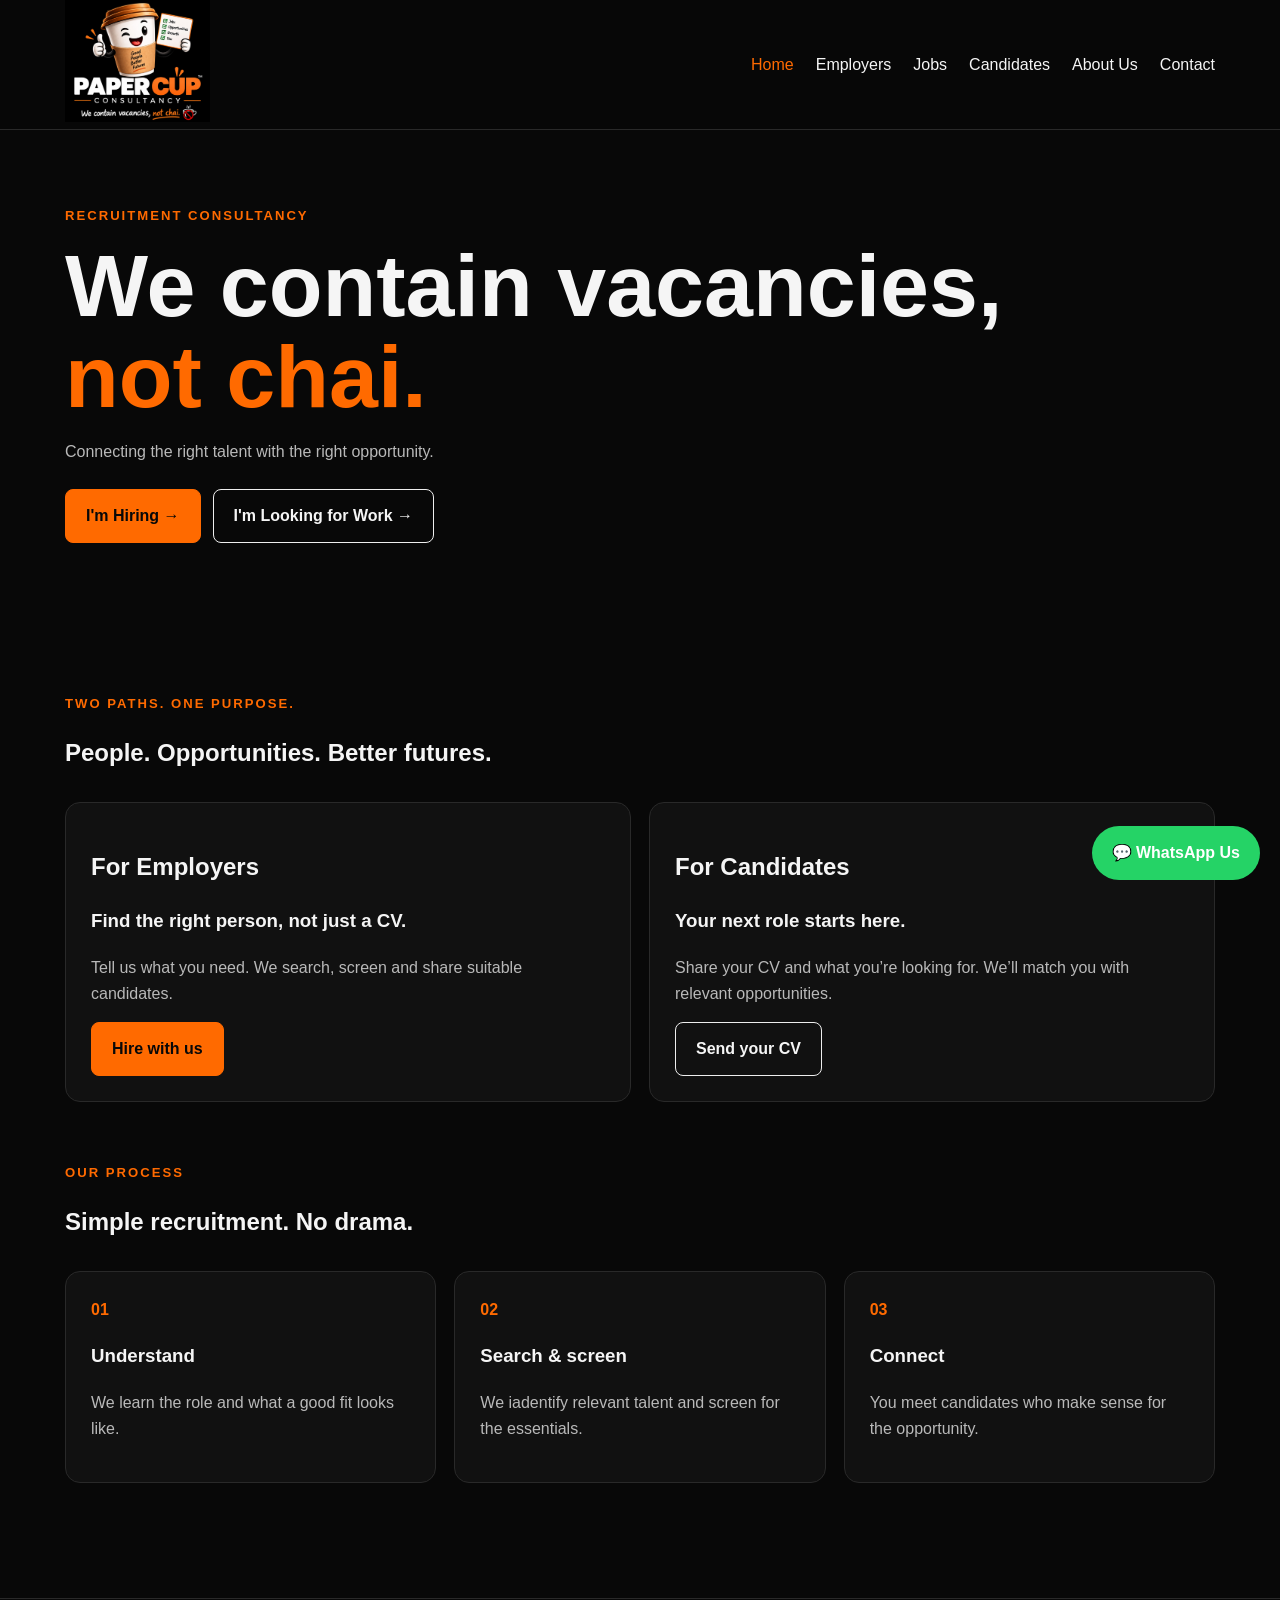
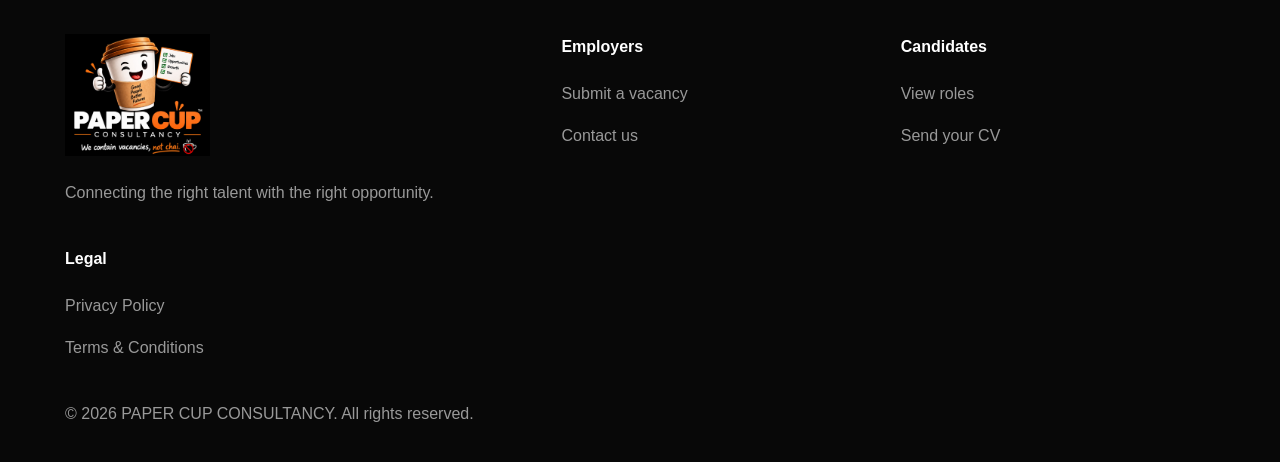
<file: index.html>
<!doctype html><html><head><meta charset="utf-8"><meta name="viewport" content="width=device-width,initial-scale=1"><title>Home | PAPER CUP CONSULTANCY</title><link rel="stylesheet" href="style.css"></head><body><header><div class="wrap nav"><a href="index.html"><img class="logo" src="logo.png" alt="PAPER CUP CONSULTANCY"></a><button class="menu" onclick="menu()">☰</button><nav class="links"><a class="on" href="index.html">Home</a><a class="" href="employers.html">Employers</a><a class="" href="jobs.html">Jobs</a><a class="" href="candidates.html">Candidates</a><a class="" href="about.html">About Us</a><a class="" href="contact.html">Contact</a></nav></div></header><main><section class="hero"><div class="wrap"><div class="k">Recruitment Consultancy</div><h1>We contain vacancies,<br><span>not chai.</span></h1><p class="lead">Connecting the right talent with the right opportunity.</p><div class="buttons"><a class="btn primary" href="employers.html">I'm Hiring →</a><a class="btn" href="jobs.html">I'm Looking for Work →</a></div></div></section><section class="page"><div class="wrap"><div class="k">Two paths. One purpose.</div><h2>People. Opportunities. Better futures.</h2><div class="grid two"><div class="box"><h2>For Employers</h2><h3>Find the right person, not just a CV.</h3><p>Tell us what you need. We search, screen and share suitable candidates.</p><a class="btn primary" href="employers.html">Hire with us</a></div><div class="box"><h2>For Candidates</h2><h3>Your next role starts here.</h3><p>Share your CV and what you’re looking for. We’ll match you with relevant opportunities.</p><a class="btn" href="candidates.html">Send your CV</a></div></div><div class="k" style="margin-top:60px">Our process</div><h2>Simple recruitment. No drama.</h2><div class="grid"><div class="card"><div class="num">01</div><h3>Understand</h3><p>We learn the role and what a good fit looks like.</p></div><div class="card"><div class="num">02</div><h3>Search & screen</h3><p>We iadentify relevant talent and screen for the essentials.</p></div><div class="card"><div class="num">03</div><h3>Connect</h3><p>You meet candidates who make sense for the opportunity.</p></div></div></div></section></main><footer><div class="wrap foot"><div><img class="logo" src="logo.png" alt="PAPER CUP CONSULTANCY"><p>Connecting the right talent with the right opportunity.</p></div><div><h4>Employers</h4><p><a href="employers.html">Submit a vacancy</a></p><p><a href="contact.html">Contact us</a></p></div><div><h4>Candidates</h4><p><a href="jobs.html">View roles</a></p><p><a href="candidates.html">Send your CV</a></p></div><div><h4>Legal</h4><p><a href="privacy-policy.html">Privacy Policy</a></p><p><a href="terms-and-conditions.html">Terms & Conditions</a></p></div></div><div class="wrap" style="margin-top:25px">© 2026 PAPER CUP CONSULTANCY. All rights reserved.</div></footer><script src="script.js"></script><a href="https://wa.me/917028877510" target="_blank" style="position:fixed;bottom:20px;right:20px;background:#25D366;color:white;padding:14px 20px;border-radius:50px;text-decoration:none;font-weight:bold;z-index:9999;">
💬 WhatsApp Us
</a></body></html>
</file>
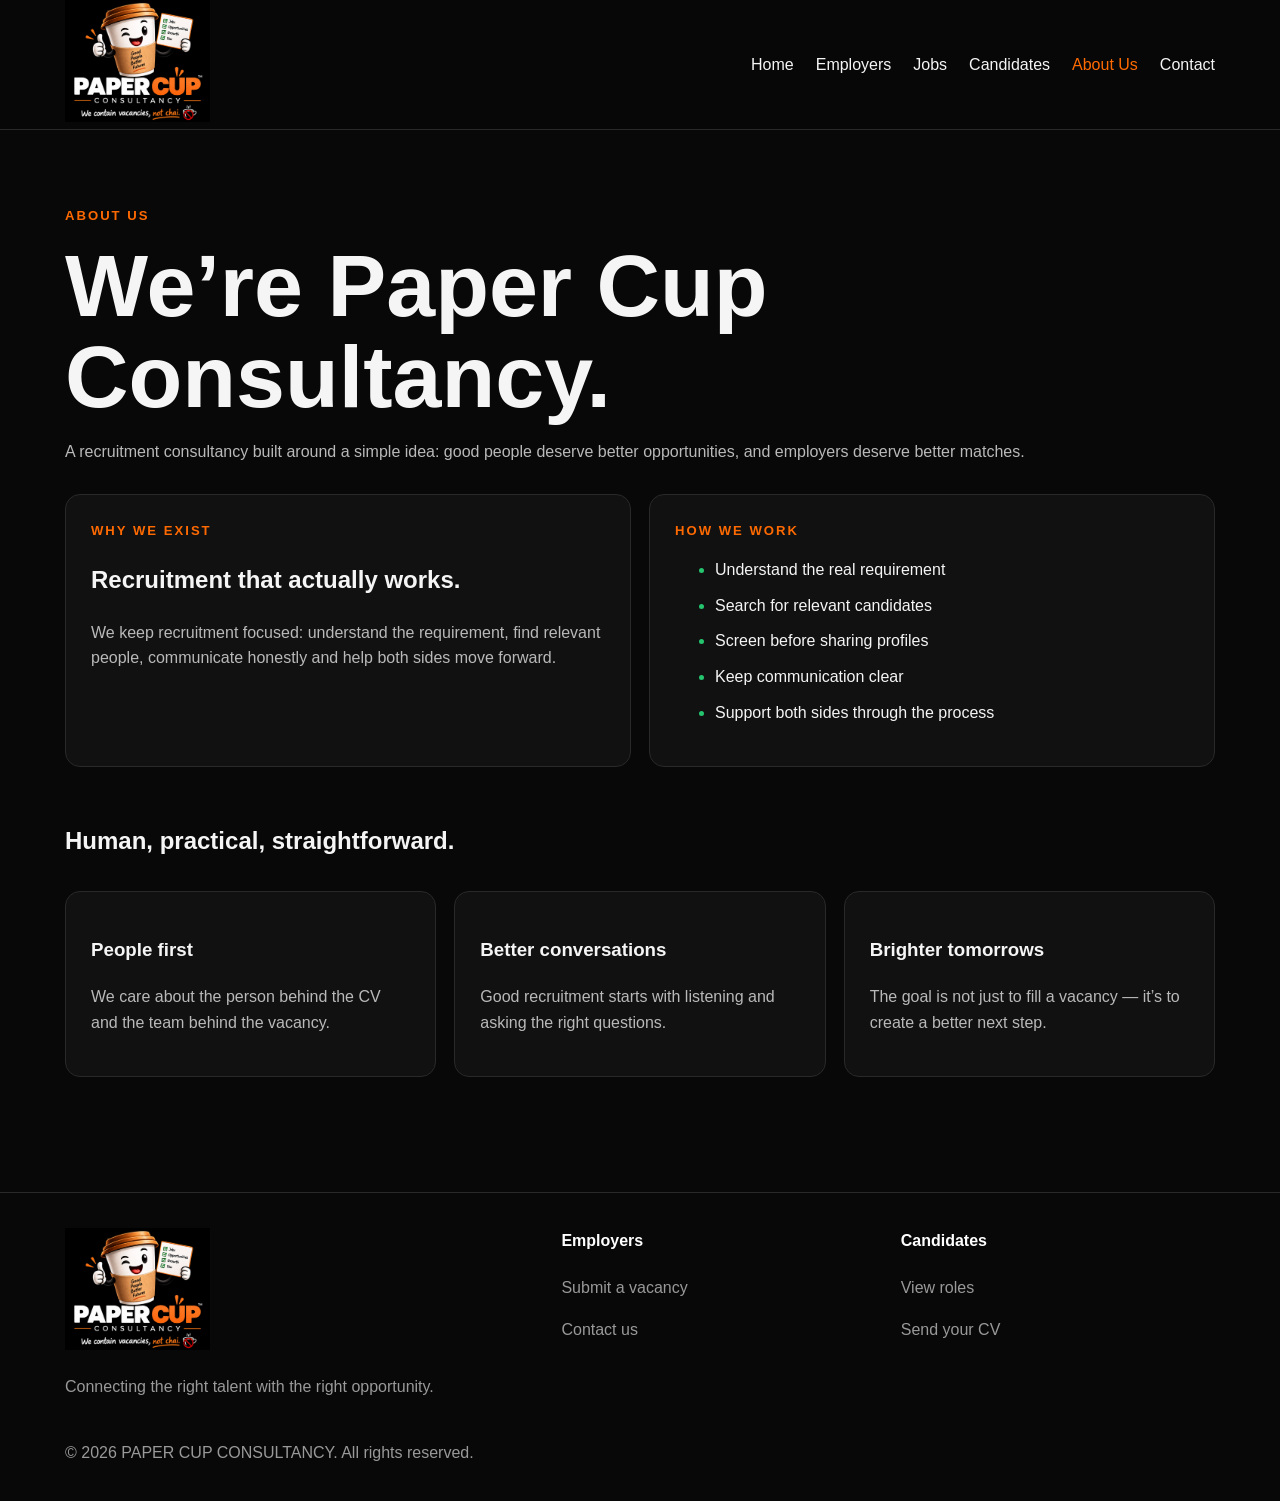
<file: about.html>
<!doctype html><html><head><meta charset="utf-8"><meta name="viewport" content="width=device-width,initial-scale=1"><title>About Us | PAPER CUP CONSULTANCY</title><link rel="stylesheet" href="style.css"></head><body><header><div class="wrap nav"><a href="index.html"><img class="logo" src="logo.png" alt="PAPER CUP CONSULTANCY"></a><button class="menu" onclick="menu()">☰</button><nav class="links"><a class="" href="index.html">Home</a><a class="" href="employers.html">Employers</a><a class="" href="jobs.html">Jobs</a><a class="" href="candidates.html">Candidates</a><a class="on" href="about.html">About Us</a><a class="" href="contact.html">Contact</a></nav></div></header><main><section class="page"><div class="wrap"><div class="k">About Us</div><h1>We’re Paper Cup<br>Consultancy.</h1><p>A recruitment consultancy built around a simple idea: good people deserve better opportunities, and employers deserve better matches.</p><div class="grid two"><div class="box"><div class="k">Why we exist</div><h2>Recruitment that actually works.</h2><p>We keep recruitment focused: understand the requirement, find relevant people, communicate honestly and help both sides move forward.</p></div><div class="box"><div class="k">How we work</div><ul><li>Understand the real requirement</li><li>Search for relevant candidates</li><li>Screen before sharing profiles</li><li>Keep communication clear</li><li>Support both sides through the process</li></ul></div></div><h2 style="margin-top:55px">Human, practical, straightforward.</h2><div class="grid"><div class="card"><h3>People first</h3><p>We care about the person behind the CV and the team behind the vacancy.</p></div><div class="card"><h3>Better conversations</h3><p>Good recruitment starts with listening and asking the right questions.</p></div><div class="card"><h3>Brighter tomorrows</h3><p>The goal is not just to fill a vacancy — it’s to create a better next step.</p></div></div></div></section></main><footer><div class="wrap foot"><div><img class="logo" src="logo.png" alt="PAPER CUP CONSULTANCY"><p>Connecting the right talent with the right opportunity.</p></div><div><h4>Employers</h4><p><a href="employers.html">Submit a vacancy</a></p><p><a href="contact.html">Contact us</a></p></div><div><h4>Candidates</h4><p><a href="jobs.html">View roles</a></p><p><a href="candidates.html">Send your CV</a></p></div></div><div class="wrap" style="margin-top:25px">© 2026 PAPER CUP CONSULTANCY. All rights reserved.</div></footer><script src="script.js"></script></body></html>
</file>
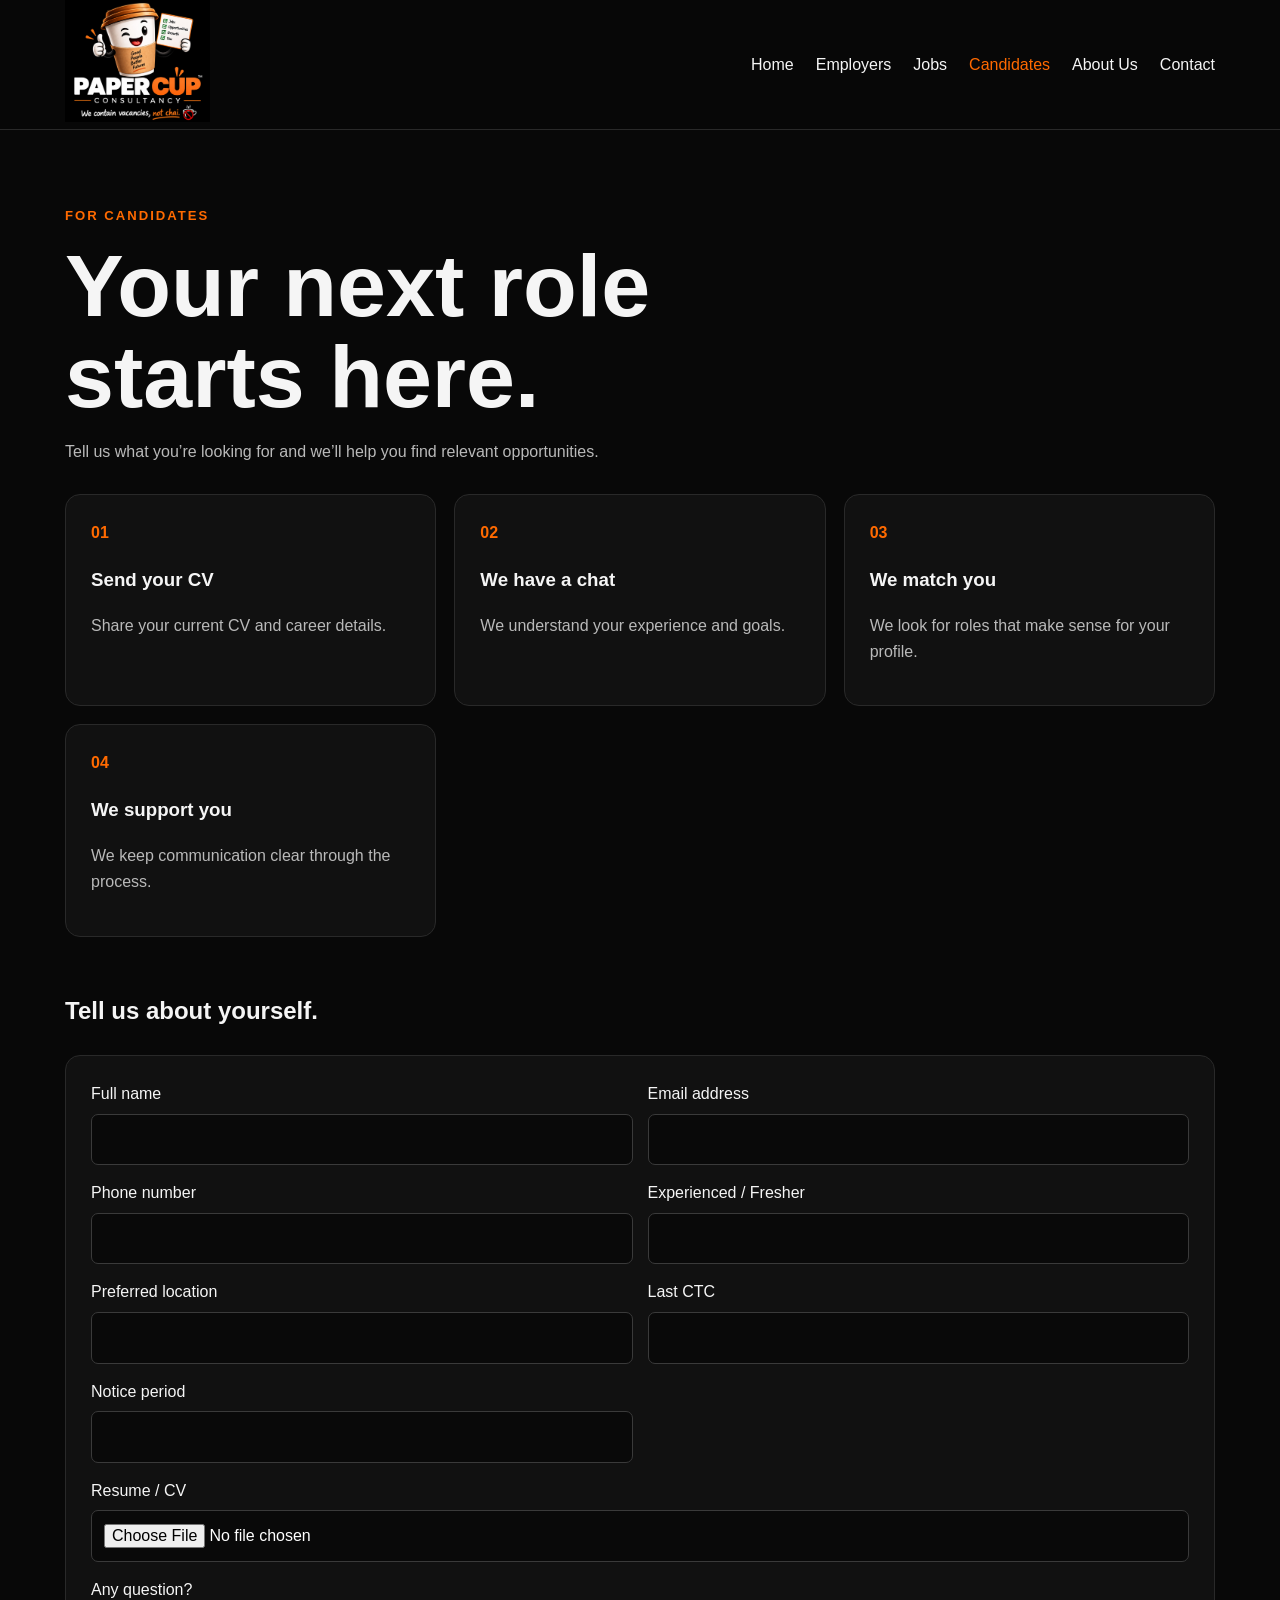
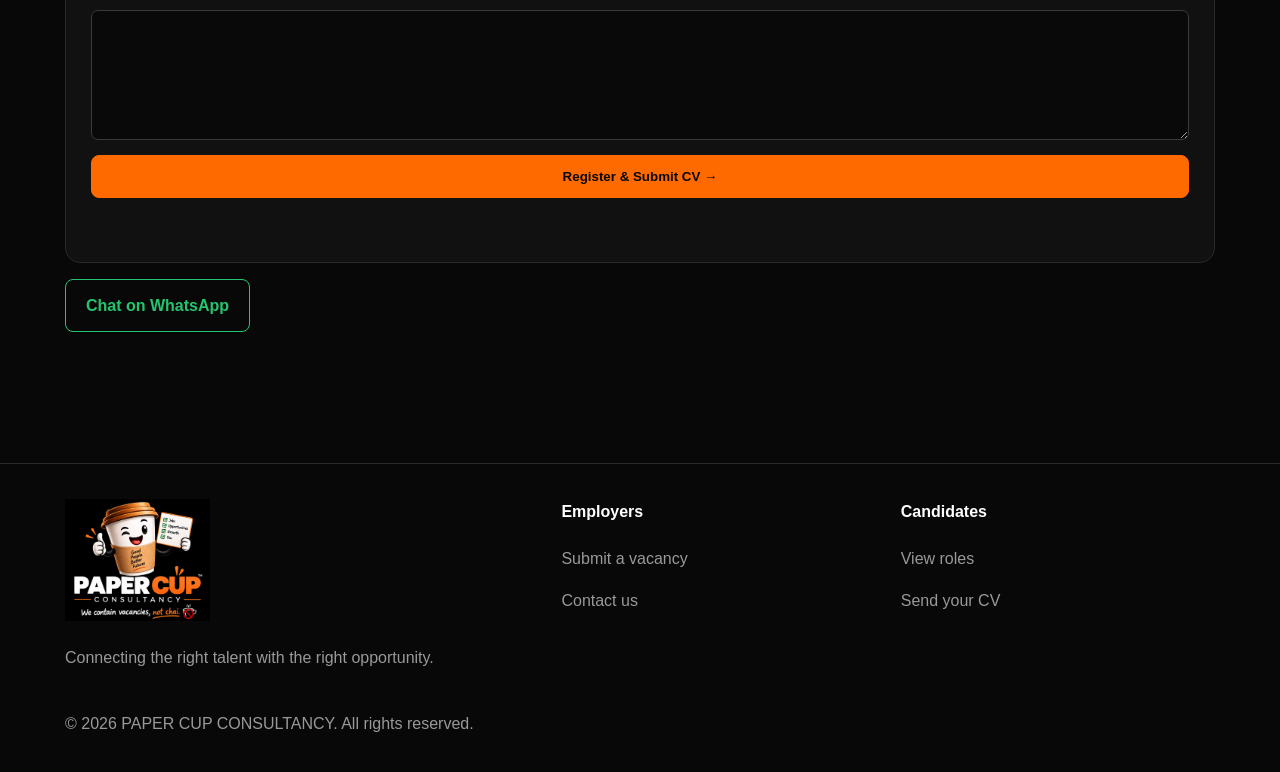
<file: candidates.html>
<!doctype html><html><head><meta charset="utf-8"><meta name="viewport" content="width=device-width,initial-scale=1"><title>Candidates | PAPER CUP CONSULTANCY</title><link rel="stylesheet" href="style.css"></head><body><header><div class="wrap nav"><a href="index.html"><img class="logo" src="logo.png" alt="PAPER CUP CONSULTANCY"></a><button class="menu" onclick="menu()">☰</button><nav class="links"><a class="" href="index.html">Home</a><a class="" href="employers.html">Employers</a><a class="" href="jobs.html">Jobs</a><a class="on" href="candidates.html">Candidates</a><a class="" href="about.html">About Us</a><a class="" href="contact.html">Contact</a></nav></div></header><main><section class="page"><div class="wrap"><div class="k">For Candidates</div><h1>Your next role<br>starts here.</h1><p>Tell us what you’re looking for and we’ll help you find relevant opportunities.</p><div class="grid"><div class="card"><div class="num">01</div><h3>Send your CV</h3><p>Share your current CV and career details.</p></div><div class="card"><div class="num">02</div><h3>We have a chat</h3><p>We understand your experience and goals.</p></div><div class="card"><div class="num">03</div><h3>We match you</h3><p>We look for roles that make sense for your profile.</p></div><div class="card"><div class="num">04</div><h3>We support you</h3><p>We keep communication clear through the process.</p></div></div><h2 style="margin-top:55px">Tell us about yourself.</h2><form class="box form" action="https://formspree.io/f/mjyvnrwd" method="POST" enctype="multipart/form-data" onsubmit="submitCandidateForm(event)"><div class="fields"><div class="field"><label>Full name</label><input name="full_name" required></div><div class="field"><label>Email address</label><input type="email" name="email" required></div><div class="field"><label>Phone number</label><input name="phone" required></div><div class="field"><label>Experienced / Fresher</label><input name="experience" required></div><div class="field"><label>Preferred location</label><input name="location"></div><div class="field"><label>Last CTC</label><input name="last_ctc"></div><div class="field"><label>Notice period</label><input name="notice_period"></div><div class="field full"><label>Resume / CV</label><input type="file" name="resume" accept=".pdf,.doc,.docx"></div><div class="field full"><label>Any question?</label><textarea name="message"></textarea></div><div class="field full"><button class="btn primary">Register & Submit CV →</button><p id="form-message"></p></div></div></form><p><a class="btn wa" href="#" onclick="wa(event)">Chat on WhatsApp</a></p></div></section></main><footer><div class="wrap foot"><div><img class="logo" src="logo.png" alt="PAPER CUP CONSULTANCY"><p>Connecting the right talent with the right opportunity.</p></div><div><h4>Employers</h4><p><a href="employers.html">Submit a vacancy</a></p><p><a href="contact.html">Contact us</a></p></div><div><h4>Candidates</h4><p><a href="jobs.html">View roles</a></p><p><a href="candidates.html">Send your CV</a></p></div></div><div class="wrap" style="margin-top:25px">© 2026 PAPER CUP CONSULTANCY. All rights reserved.</div></footer><script src="script.js"></script></body></html>
</file>
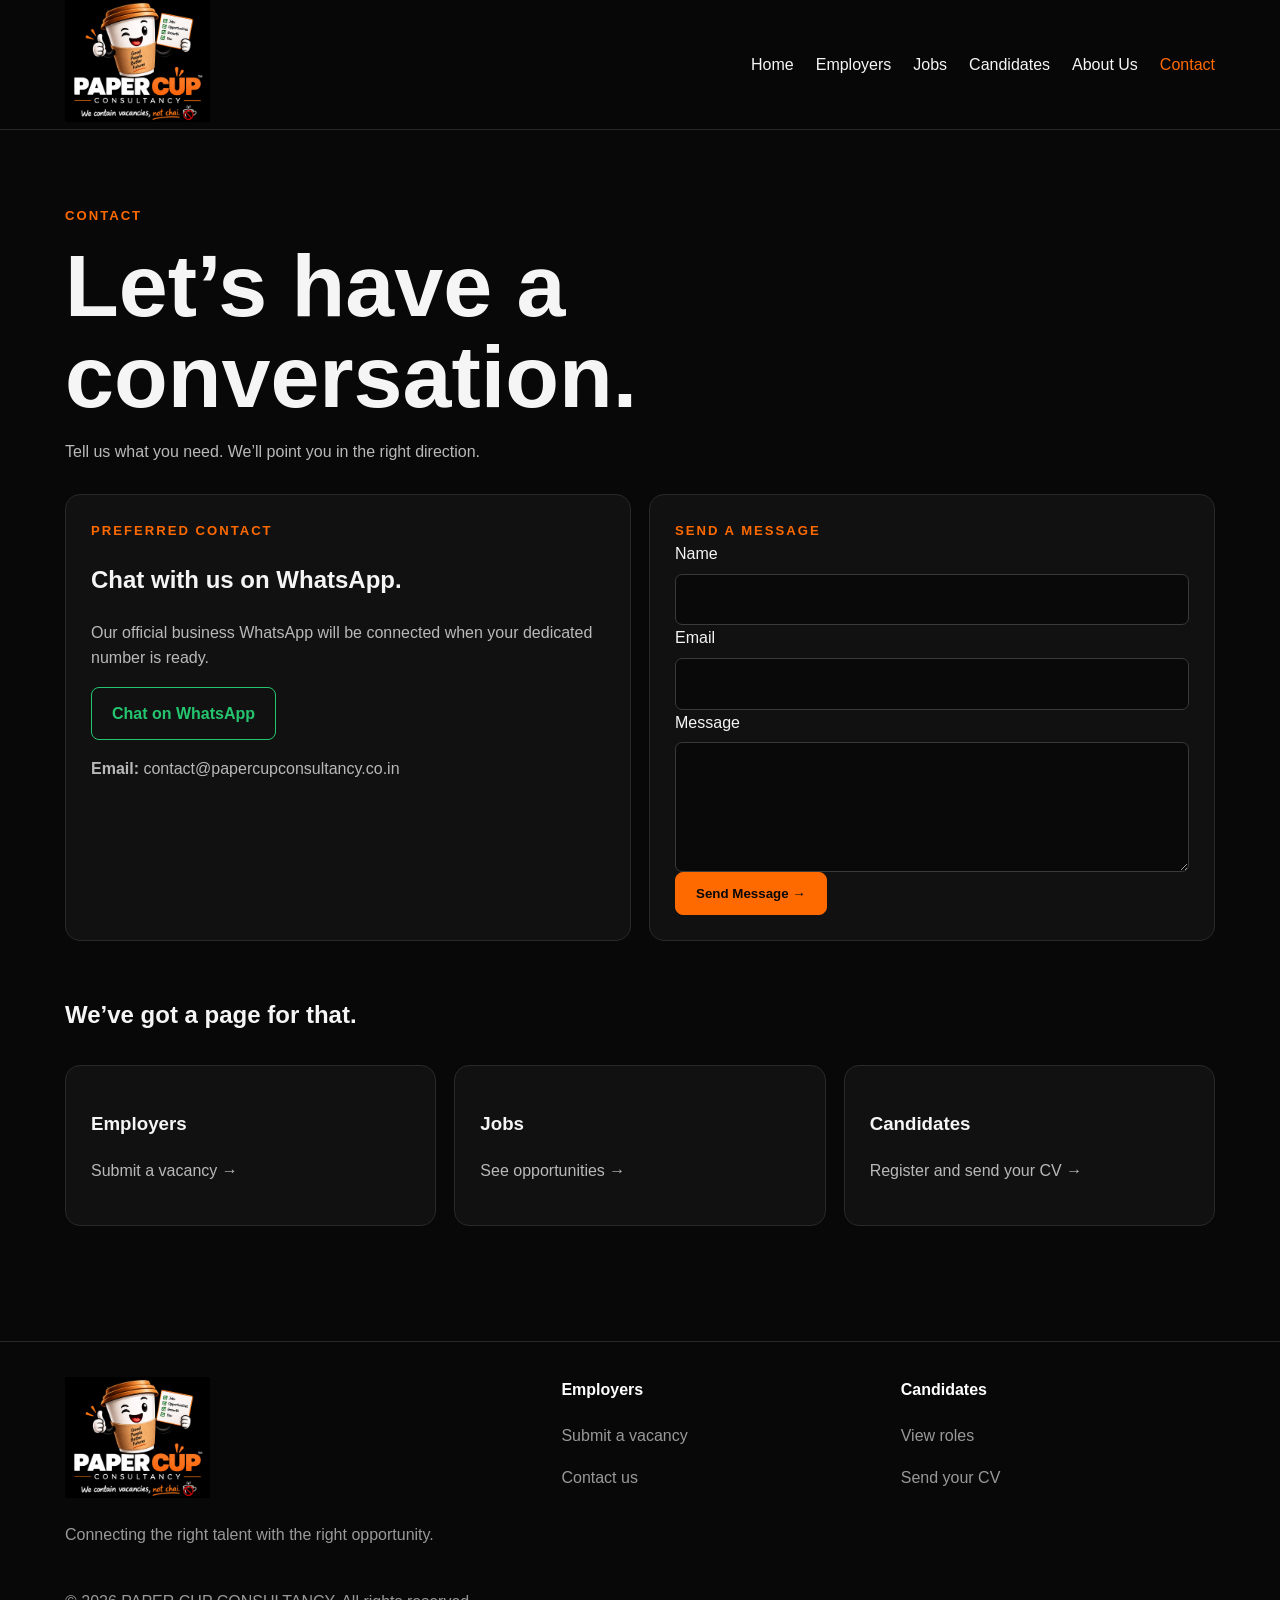
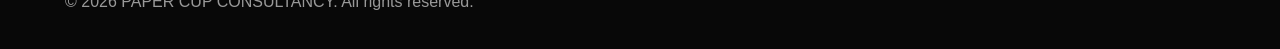
<file: contact.html>
<!doctype html><html><head><meta charset="utf-8"><meta name="viewport" content="width=device-width,initial-scale=1"><title>Contact | PAPER CUP CONSULTANCY</title><link rel="stylesheet" href="style.css"></head><body><header><div class="wrap nav"><a href="index.html"><img class="logo" src="logo.png" alt="PAPER CUP CONSULTANCY"></a><button class="menu" onclick="menu()">☰</button><nav class="links"><a class="" href="index.html">Home</a><a class="" href="employers.html">Employers</a><a class="" href="jobs.html">Jobs</a><a class="" href="candidates.html">Candidates</a><a class="" href="about.html">About Us</a><a class="on" href="contact.html">Contact</a></nav></div></header><main><section class="page"><div class="wrap"><div class="k">Contact</div><h1>Let’s have a<br>conversation.</h1><p>Tell us what you need. We’ll point you in the right direction.</p><div class="grid two"><div class="box"><div class="k">Preferred contact</div><h2>Chat with us on WhatsApp.</h2><p>Our official business WhatsApp will be connected when your dedicated number is ready.</p><a class="btn wa" href="#" onclick="wa(event)">Chat on WhatsApp</a><p><strong>Email:</strong> <a href="mailto:contact@papercupconsultancy.co.in">contact@papercupconsultancy.co.in</a></p></div><div class="box"><div class="k">Send a message</div><form onsubmit="demo(event)"><div class="field"><label>Name</label><input required></div><div class="field"><label>Email</label><input type="email" required></div><div class="field"><label>Message</label><textarea required></textarea></div><button class="btn primary">Send Message →</button></form></div></div><h2 style="margin-top:55px">We’ve got a page for that.</h2><div class="grid"><div class="card"><h3>Employers</h3><p><a href="employers.html">Submit a vacancy →</a></p></div><div class="card"><h3>Jobs</h3><p><a href="jobs.html">See opportunities →</a></p></div><div class="card"><h3>Candidates</h3><p><a href="candidates.html">Register and send your CV →</a></p></div></div></div></section></main><footer><div class="wrap foot"><div><img class="logo" src="logo.png" alt="PAPER CUP CONSULTANCY"><p>Connecting the right talent with the right opportunity.</p></div><div><h4>Employers</h4><p><a href="employers.html">Submit a vacancy</a></p><p><a href="contact.html">Contact us</a></p></div><div><h4>Candidates</h4><p><a href="jobs.html">View roles</a></p><p><a href="candidates.html">Send your CV</a></p></div></div><div class="wrap" style="margin-top:25px">© 2026 PAPER CUP CONSULTANCY. All rights reserved.</div></footer><script src="script.js"></script></body></html>
</file>
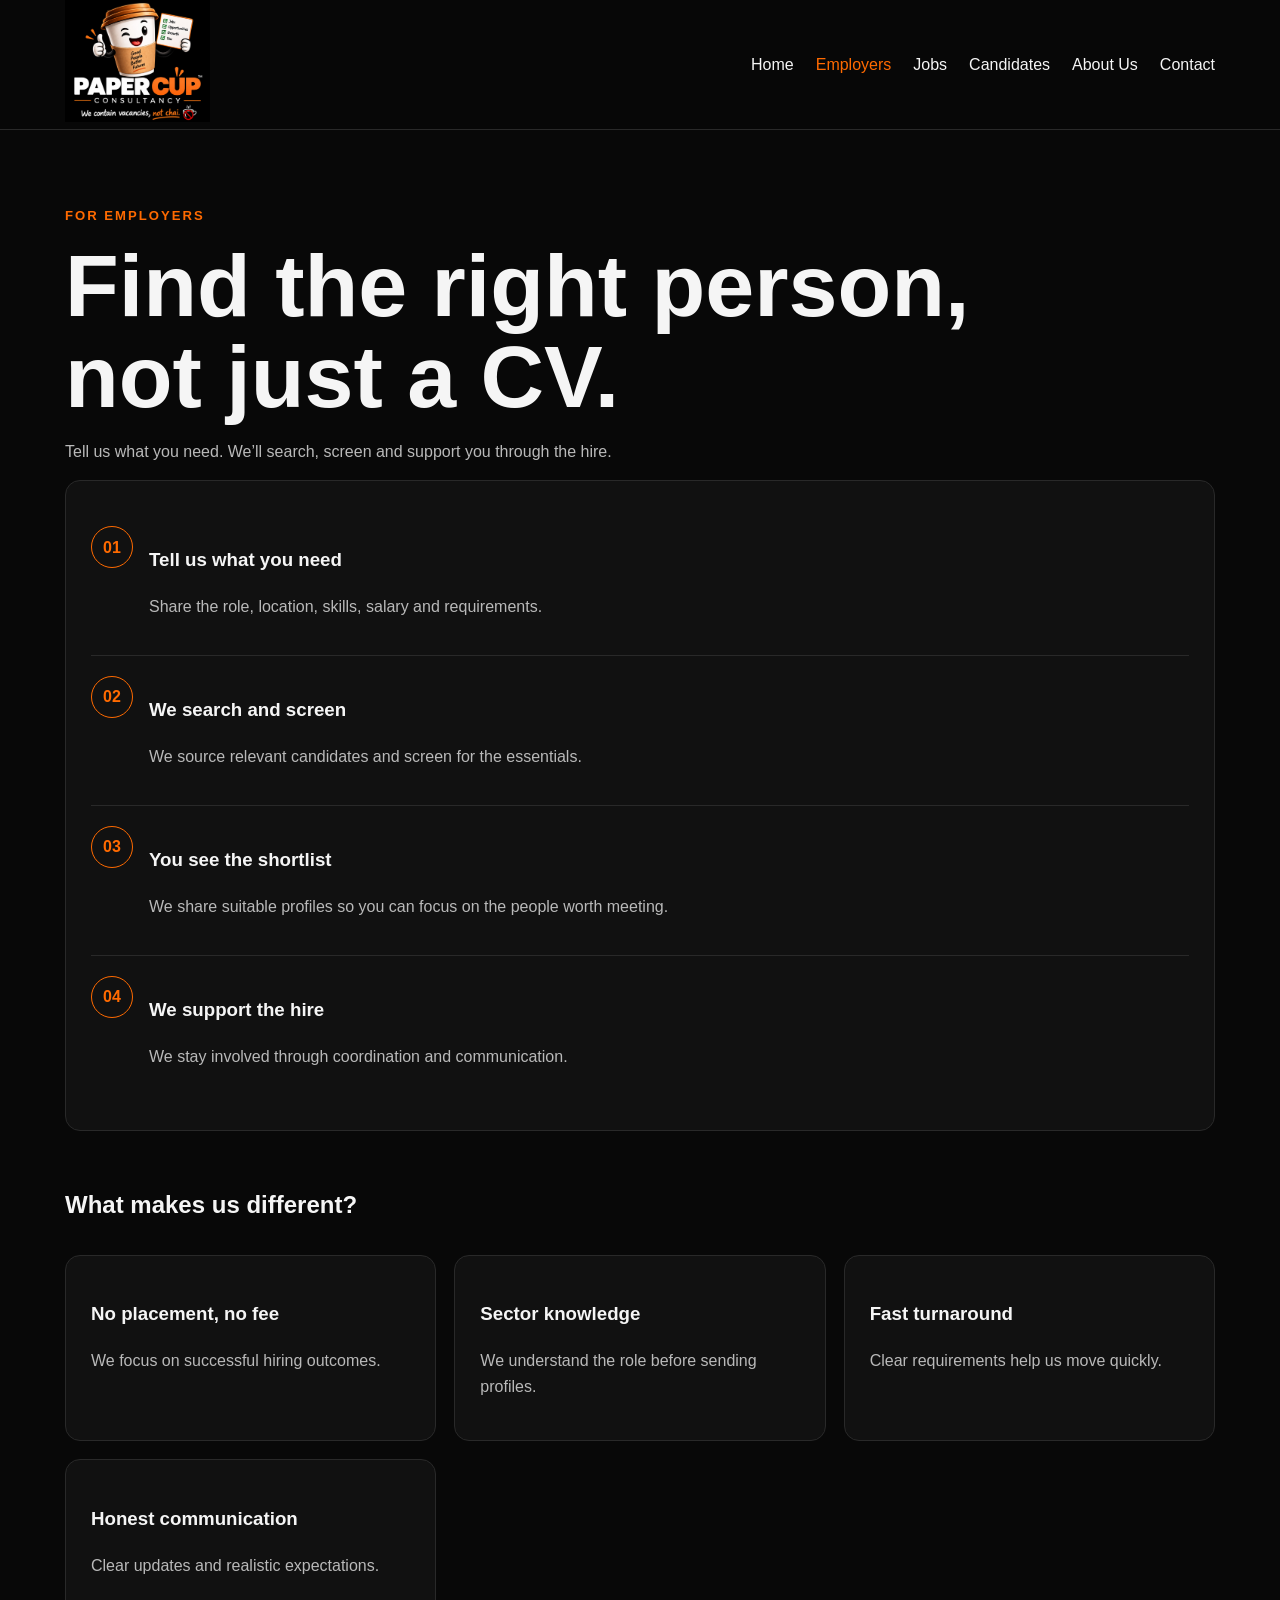
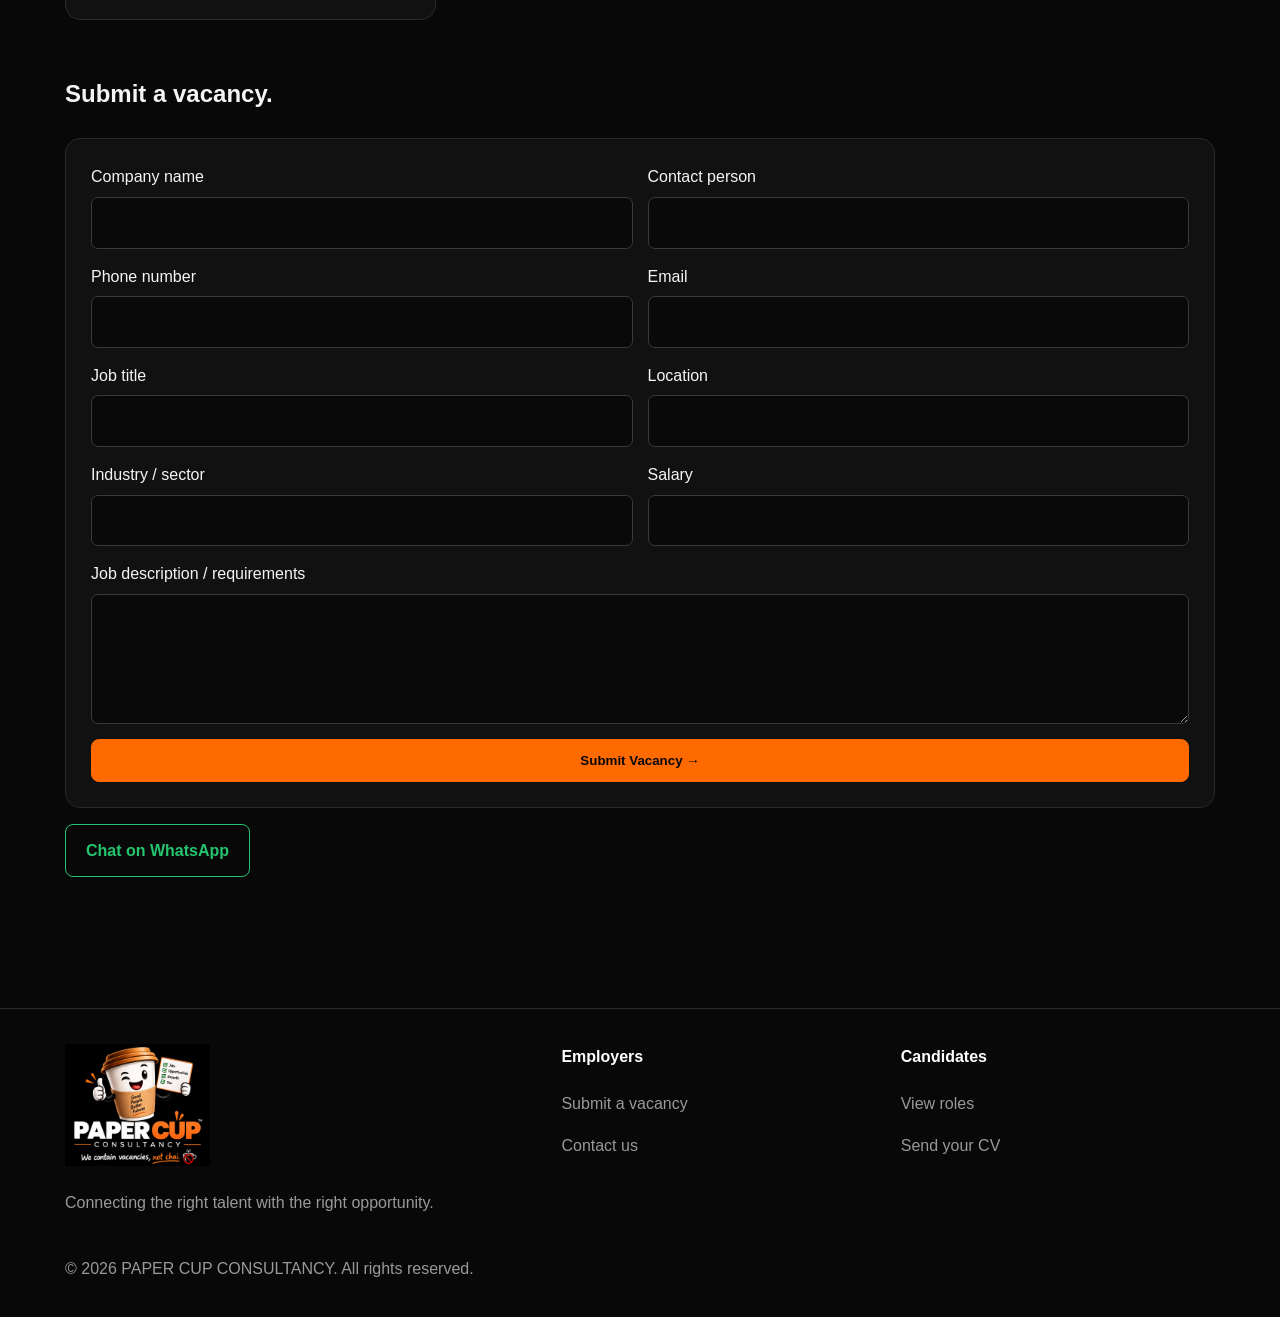
<file: employers.html>
<!doctype html><html><head><meta charset="utf-8"><meta name="viewport" content="width=device-width,initial-scale=1"><title>Employers | PAPER CUP CONSULTANCY</title><link rel="stylesheet" href="style.css"></head><body><header><div class="wrap nav"><a href="index.html"><img class="logo" src="logo.png" alt="PAPER CUP CONSULTANCY"></a><button class="menu" onclick="menu()">☰</button><nav class="links"><a class="" href="index.html">Home</a><a class="on" href="employers.html">Employers</a><a class="" href="jobs.html">Jobs</a><a class="" href="candidates.html">Candidates</a><a class="" href="about.html">About Us</a><a class="" href="contact.html">Contact</a></nav></div></header><main><section class="page"><div class="wrap"><div class="k">For Employers</div><h1>Find the right person,<br>not just a CV.</h1><p>Tell us what you need. We’ll search, screen and support you through the hire.</p><div class="box"><div class="step"><div class="circle">01</div><div><h3>Tell us what you need</h3><p>Share the role, location, skills, salary and requirements.</p></div></div><div class="step"><div class="circle">02</div><div><h3>We search and screen</h3><p>We source relevant candidates and screen for the essentials.</p></div></div><div class="step"><div class="circle">03</div><div><h3>You see the shortlist</h3><p>We share suitable profiles so you can focus on the people worth meeting.</p></div></div><div class="step"><div class="circle">04</div><div><h3>We support the hire</h3><p>We stay involved through coordination and communication.</p></div></div></div><h2 style="margin-top:55px">What makes us different?</h2><div class="grid"><div class="card"><h3>No placement, no fee</h3><p>We focus on successful hiring outcomes.</p></div><div class="card"><h3>Sector knowledge</h3><p>We understand the role before sending profiles.</p></div><div class="card"><h3>Fast turnaround</h3><p>Clear requirements help us move quickly.</p></div><div class="card"><h3>Honest communication</h3><p>Clear updates and realistic expectations.</p></div></div><h2 style="margin-top:55px">Submit a vacancy.</h2><form class="box form" action="https://formspree.io/f/myeyqobv" method="POST"><div class="fields"><div class="field"><label>Company name</label><input name="company_name" required></div><div class="field"><label>Contact person</label><input name="contact_person" required></div><div class="field"><label>Phone number</label><input name="phone" required></div><div class="field"><label>Email</label><input type="email" name="email" required></div><div class="field"><label>Job title</label><input name="job_title" required></div><div class="field"><label>Location</label><input name="location"></div><div class="field"><label>Industry / sector</label><input name="industry"></div><div class="field"><label>Salary</label><input name="salary"></div><div class="field full"><label>Job description / requirements</label><textarea name="job_description" required></textarea></div><div class="field full"><button class="btn primary">Submit Vacancy →</button></div></div></form><p><a class="btn wa" href="#" onclick="wa(event)">Chat on WhatsApp</a></p></div></section></main><footer><div class="wrap foot"><div><img class="logo" src="logo.png" alt="PAPER CUP CONSULTANCY"><p>Connecting the right talent with the right opportunity.</p></div><div><h4>Employers</h4><p><a href="employers.html">Submit a vacancy</a></p><p><a href="contact.html">Contact us</a></p></div><div><h4>Candidates</h4><p><a href="jobs.html">View roles</a></p><p><a href="candidates.html">Send your CV</a></p></div></div><div class="wrap" style="margin-top:25px">© 2026 PAPER CUP CONSULTANCY. All rights reserved.</div></footer><script src="script.js"></script></body></html>
</file>
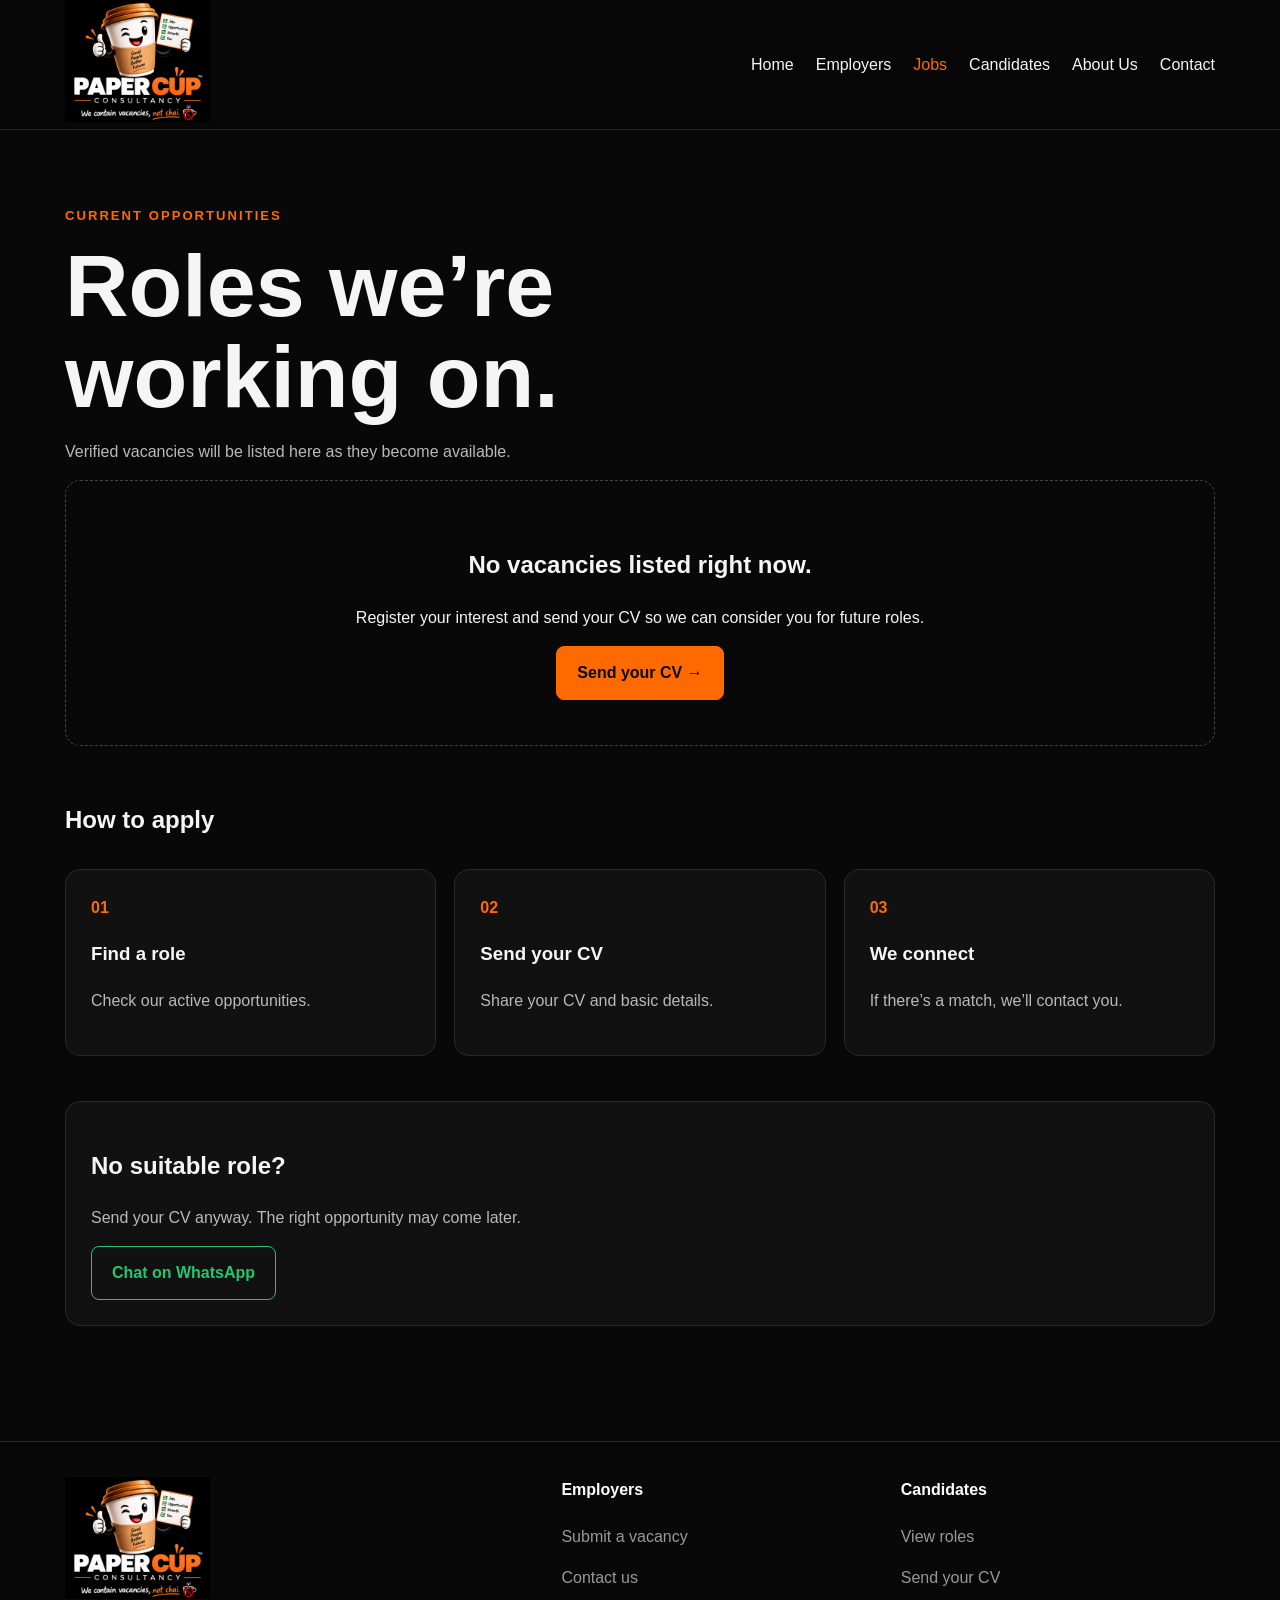
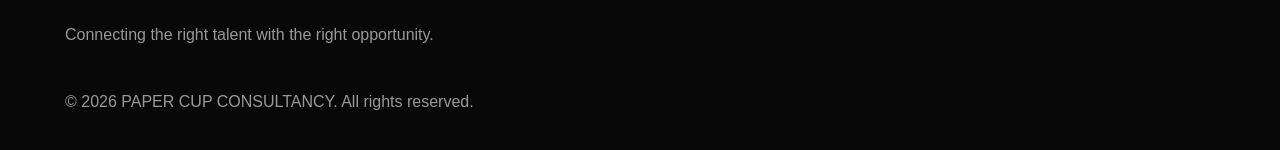
<file: jobs.html>
<!doctype html><html><head><meta charset="utf-8"><meta name="viewport" content="width=device-width,initial-scale=1"><title>Jobs | PAPER CUP CONSULTANCY</title><link rel="stylesheet" href="style.css"></head><body><header><div class="wrap nav"><a href="index.html"><img class="logo" src="logo.png" alt="PAPER CUP CONSULTANCY"></a><button class="menu" onclick="menu()">☰</button><nav class="links"><a class="" href="index.html">Home</a><a class="" href="employers.html">Employers</a><a class="on" href="jobs.html">Jobs</a><a class="" href="candidates.html">Candidates</a><a class="" href="about.html">About Us</a><a class="" href="contact.html">Contact</a></nav></div></header><main><section class="page"><div class="wrap"><div class="k">Current Opportunities</div><h1>Roles we’re<br>working on.</h1><p>Verified vacancies will be listed here as they become available.</p><div class="empty"><h2>No vacancies listed right now.</h2><p>Register your interest and send your CV so we can consider you for future roles.</p><a class="btn primary" href="candidates.html">Send your CV →</a></div><h2 style="margin-top:55px">How to apply</h2><div class="grid"><div class="card"><div class="num">01</div><h3>Find a role</h3><p>Check our active opportunities.</p></div><div class="card"><div class="num">02</div><h3>Send your CV</h3><p>Share your CV and basic details.</p></div><div class="card"><div class="num">03</div><h3>We connect</h3><p>If there’s a match, we’ll contact you.</p></div></div><div class="box" style="margin-top:45px"><h2>No suitable role?</h2><p>Send your CV anyway. The right opportunity may come later.</p><a class="btn wa" href="#" onclick="wa(event)">Chat on WhatsApp</a></div></div></section></main><footer><div class="wrap foot"><div><img class="logo" src="logo.png" alt="PAPER CUP CONSULTANCY"><p>Connecting the right talent with the right opportunity.</p></div><div><h4>Employers</h4><p><a href="employers.html">Submit a vacancy</a></p><p><a href="contact.html">Contact us</a></p></div><div><h4>Candidates</h4><p><a href="jobs.html">View roles</a></p><p><a href="candidates.html">Send your CV</a></p></div></div><div class="wrap" style="margin-top:25px">© 2026 PAPER CUP CONSULTANCY. All rights reserved.</div></footer><script src="script.js"></script></body></html>
</file>
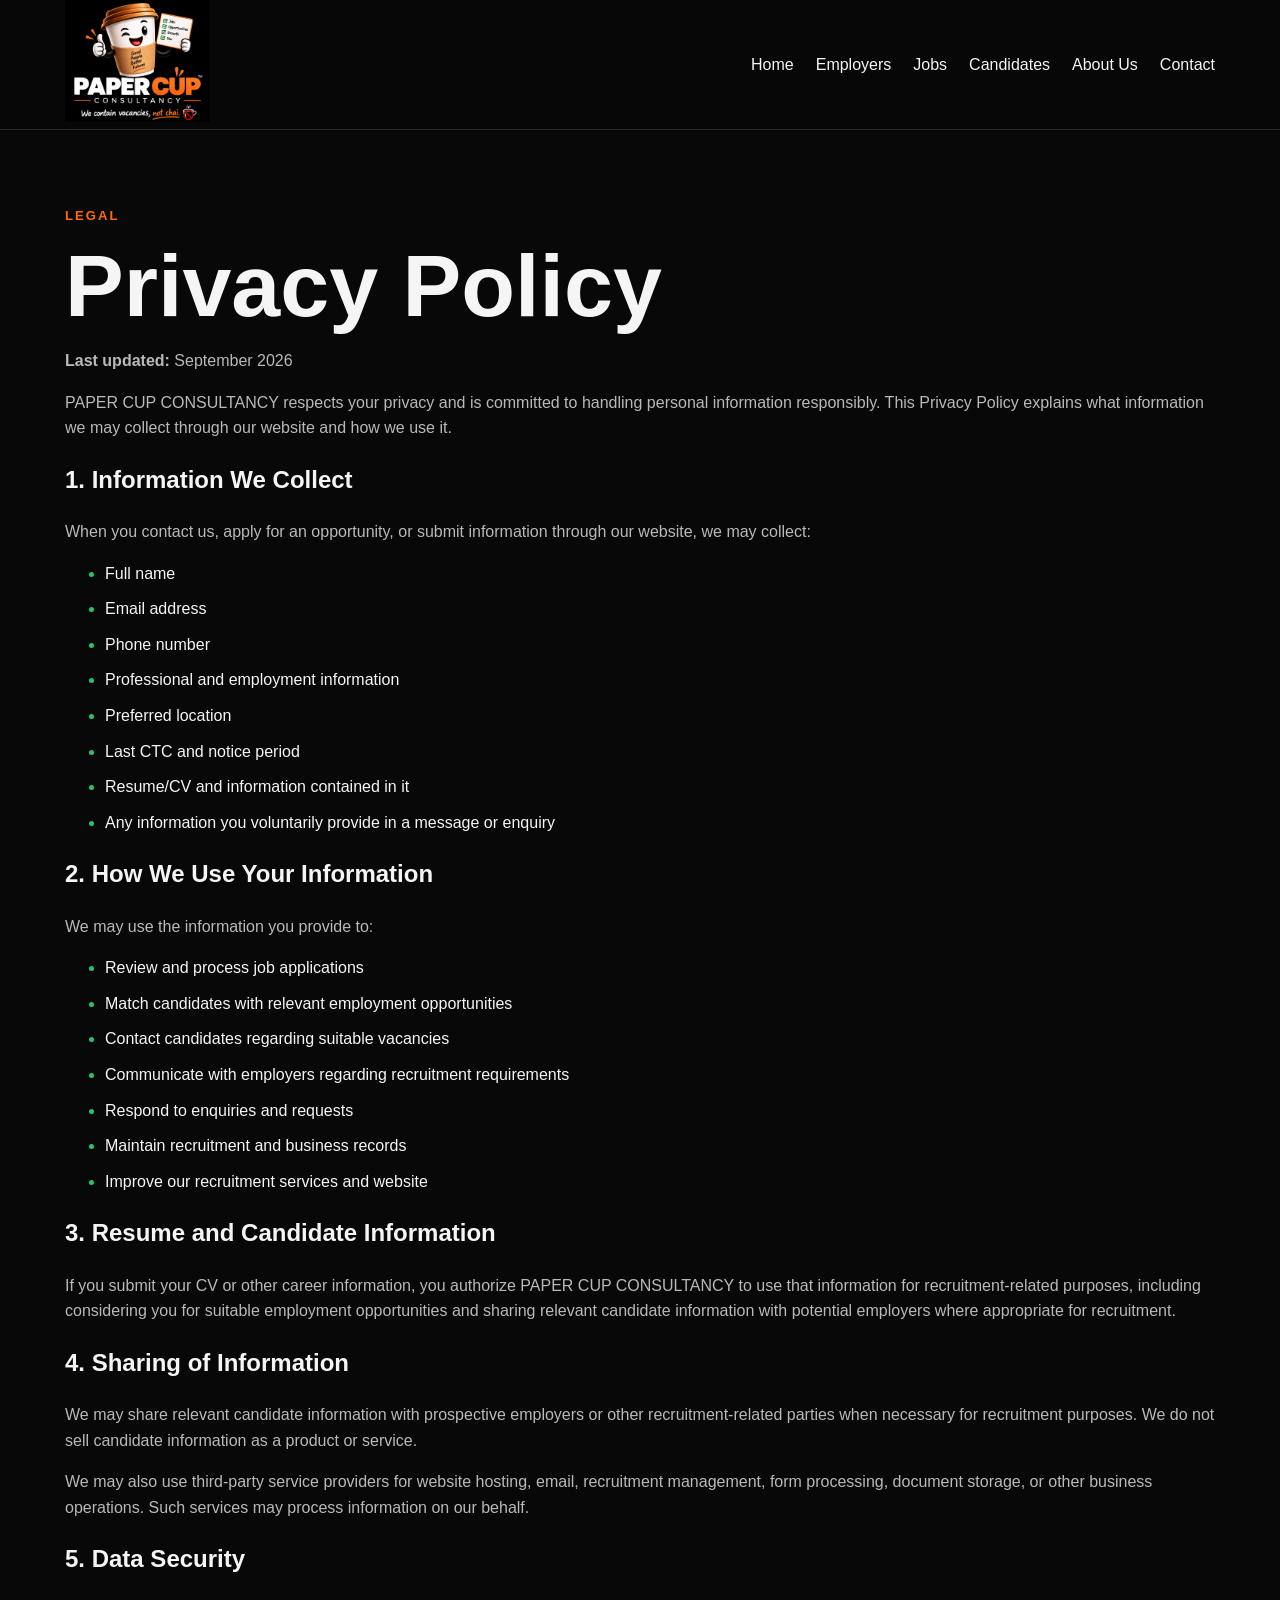
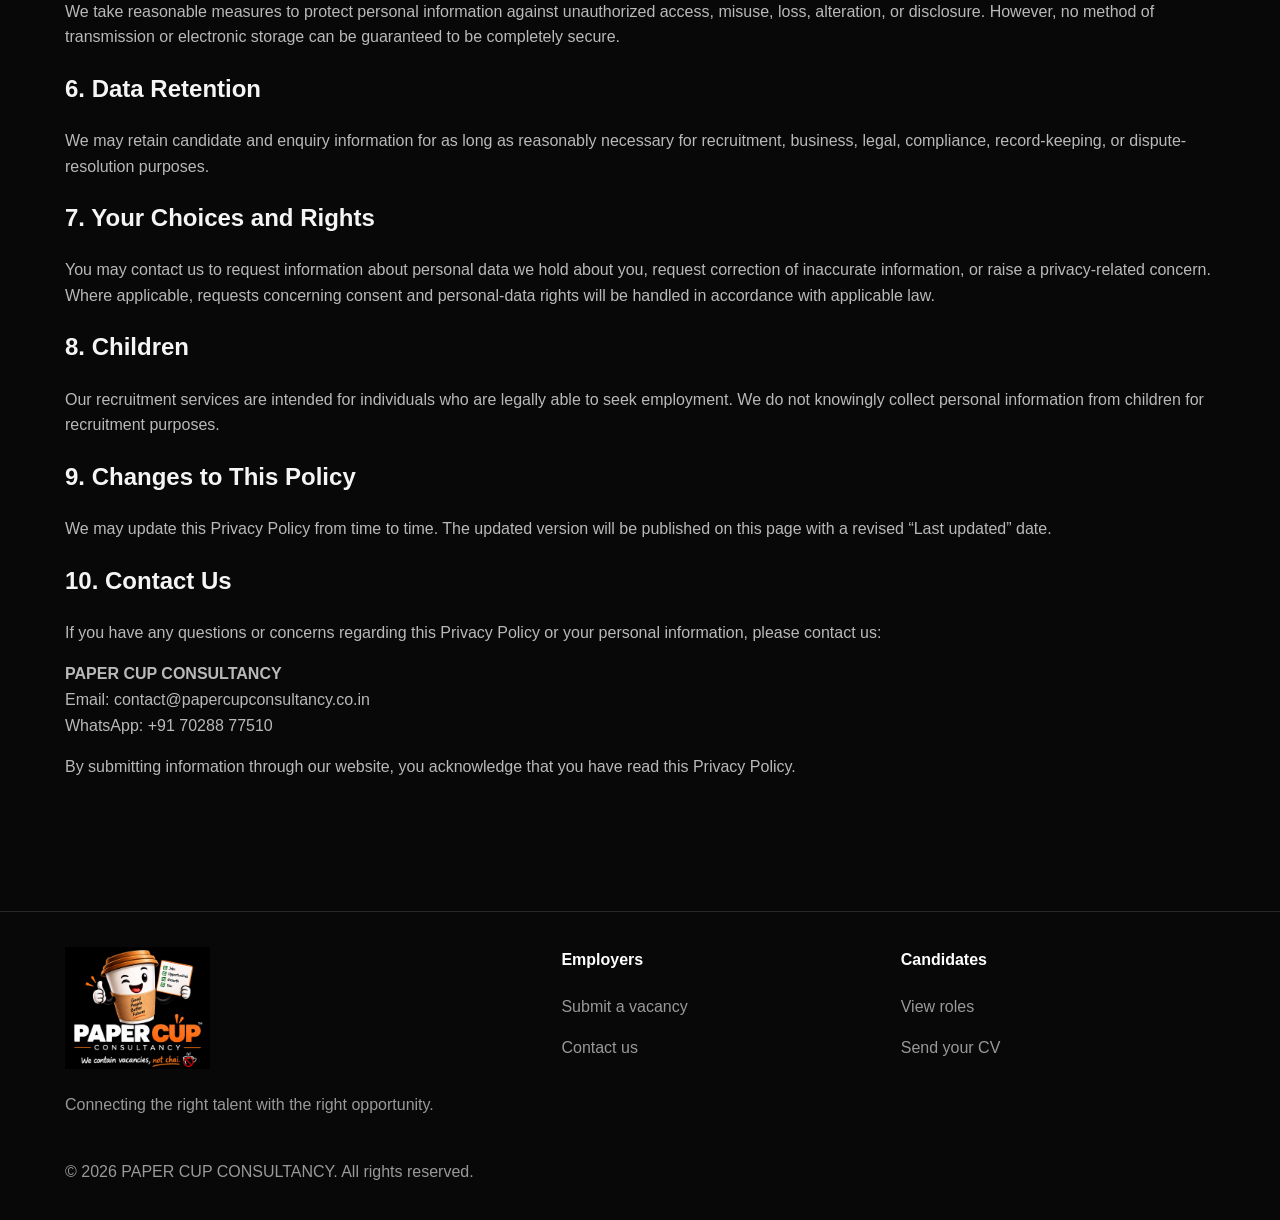
<file: privacy-policy.html>
<!doctype html>
<html>
<head>
<meta charset="utf-8">
<meta name="viewport" content="width=device-width,initial-scale=1">
<title>Privacy Policy | PAPER CUP CONSULTANCY</title>
<link rel="stylesheet" href="style.css">
</head>

<body>

<header>
<div class="wrap nav">
<a href="index.html">
<img class="logo" src="logo.png" alt="PAPER CUP CONSULTANCY">
</a>

<button class="menu" onclick="menu()">☰</button>

<nav class="links">
<a href="index.html">Home</a>
<a href="employers.html">Employers</a>
<a href="jobs.html">Jobs</a>
<a href="candidates.html">Candidates</a>
<a href="about.html">About Us</a>
<a href="contact.html">Contact</a>
</nav>
</div>
</header>

<main>
<section class="page">
<div class="wrap">

<div class="k">Legal</div>
<h1>Privacy Policy</h1>

<p><strong>Last updated:</strong> September 2026</p>

<p>
PAPER CUP CONSULTANCY respects your privacy and is committed to handling
personal information responsibly. This Privacy Policy explains what
information we may collect through our website and how we use it.
</p>

<h2>1. Information We Collect</h2>

<p>When you contact us, apply for an opportunity, or submit information through our website, we may collect:</p>

<ul>
<li>Full name</li>
<li>Email address</li>
<li>Phone number</li>
<li>Professional and employment information</li>
<li>Preferred location</li>
<li>Last CTC and notice period</li>
<li>Resume/CV and information contained in it</li>
<li>Any information you voluntarily provide in a message or enquiry</li>
</ul>

<h2>2. How We Use Your Information</h2>

<p>We may use the information you provide to:</p>

<ul>
<li>Review and process job applications</li>
<li>Match candidates with relevant employment opportunities</li>
<li>Contact candidates regarding suitable vacancies</li>
<li>Communicate with employers regarding recruitment requirements</li>
<li>Respond to enquiries and requests</li>
<li>Maintain recruitment and business records</li>
<li>Improve our recruitment services and website</li>
</ul>

<h2>3. Resume and Candidate Information</h2>

<p>
If you submit your CV or other career information, you authorize PAPER CUP
CONSULTANCY to use that information for recruitment-related purposes,
including considering you for suitable employment opportunities and
sharing relevant candidate information with potential employers where
appropriate for recruitment.
</p>

<h2>4. Sharing of Information</h2>

<p>
We may share relevant candidate information with prospective employers or
other recruitment-related parties when necessary for recruitment
purposes. We do not sell candidate information as a product or service.
</p>

<p>
We may also use third-party service providers for website hosting,
email, recruitment management, form processing, document storage, or
other business operations. Such services may process information on our
behalf.
</p>

<h2>5. Data Security</h2>

<p>
We take reasonable measures to protect personal information against
unauthorized access, misuse, loss, alteration, or disclosure. However,
no method of transmission or electronic storage can be guaranteed to be
completely secure.
</p>

<h2>6. Data Retention</h2>

<p>
We may retain candidate and enquiry information for as long as reasonably
necessary for recruitment, business, legal, compliance, record-keeping,
or dispute-resolution purposes.
</p>

<h2>7. Your Choices and Rights</h2>

<p>
You may contact us to request information about personal data we hold
about you, request correction of inaccurate information, or raise a
privacy-related concern. Where applicable, requests concerning consent
and personal-data rights will be handled in accordance with applicable
law.
</p>

<h2>8. Children</h2>

<p>
Our recruitment services are intended for individuals who are legally
able to seek employment. We do not knowingly collect personal information
from children for recruitment purposes.
</p>

<h2>9. Changes to This Policy</h2>

<p>
We may update this Privacy Policy from time to time. The updated version
will be published on this page with a revised “Last updated” date.
</p>

<h2>10. Contact Us</h2>

<p>
If you have any questions or concerns regarding this Privacy Policy or
your personal information, please contact us:
</p>

<p>
<strong>PAPER CUP CONSULTANCY</strong><br>
Email: <a href="mailto:contact@papercupconsultancy.co.in">contact@papercupconsultancy.co.in</a><br>
WhatsApp: <a href="https://wa.me/917028877510">+91 70288 77510</a>
</p>

<p>
By submitting information through our website, you acknowledge that you
have read this Privacy Policy.
</p>

</div>
</section>
</main>

<footer>
<div class="wrap foot">

<div>
<img class="logo" src="logo.png" alt="PAPER CUP CONSULTANCY">
<p>Connecting the right talent with the right opportunity.</p>
</div>

<div>
<h4>Employers</h4>
<p><a href="employers.html">Submit a vacancy</a></p>
<p><a href="contact.html">Contact us</a></p>
</div>

<div>
<h4>Candidates</h4>
<p><a href="jobs.html">View roles</a></p>
<p><a href="candidates.html">Send your CV</a></p>
</div>

</div>

<div class="wrap" style="margin-top:25px">
© 2026 PAPER CUP CONSULTANCY. All rights reserved.
</div>
</footer>

<script src="script.js"></script>

</body>
</html>
</file>
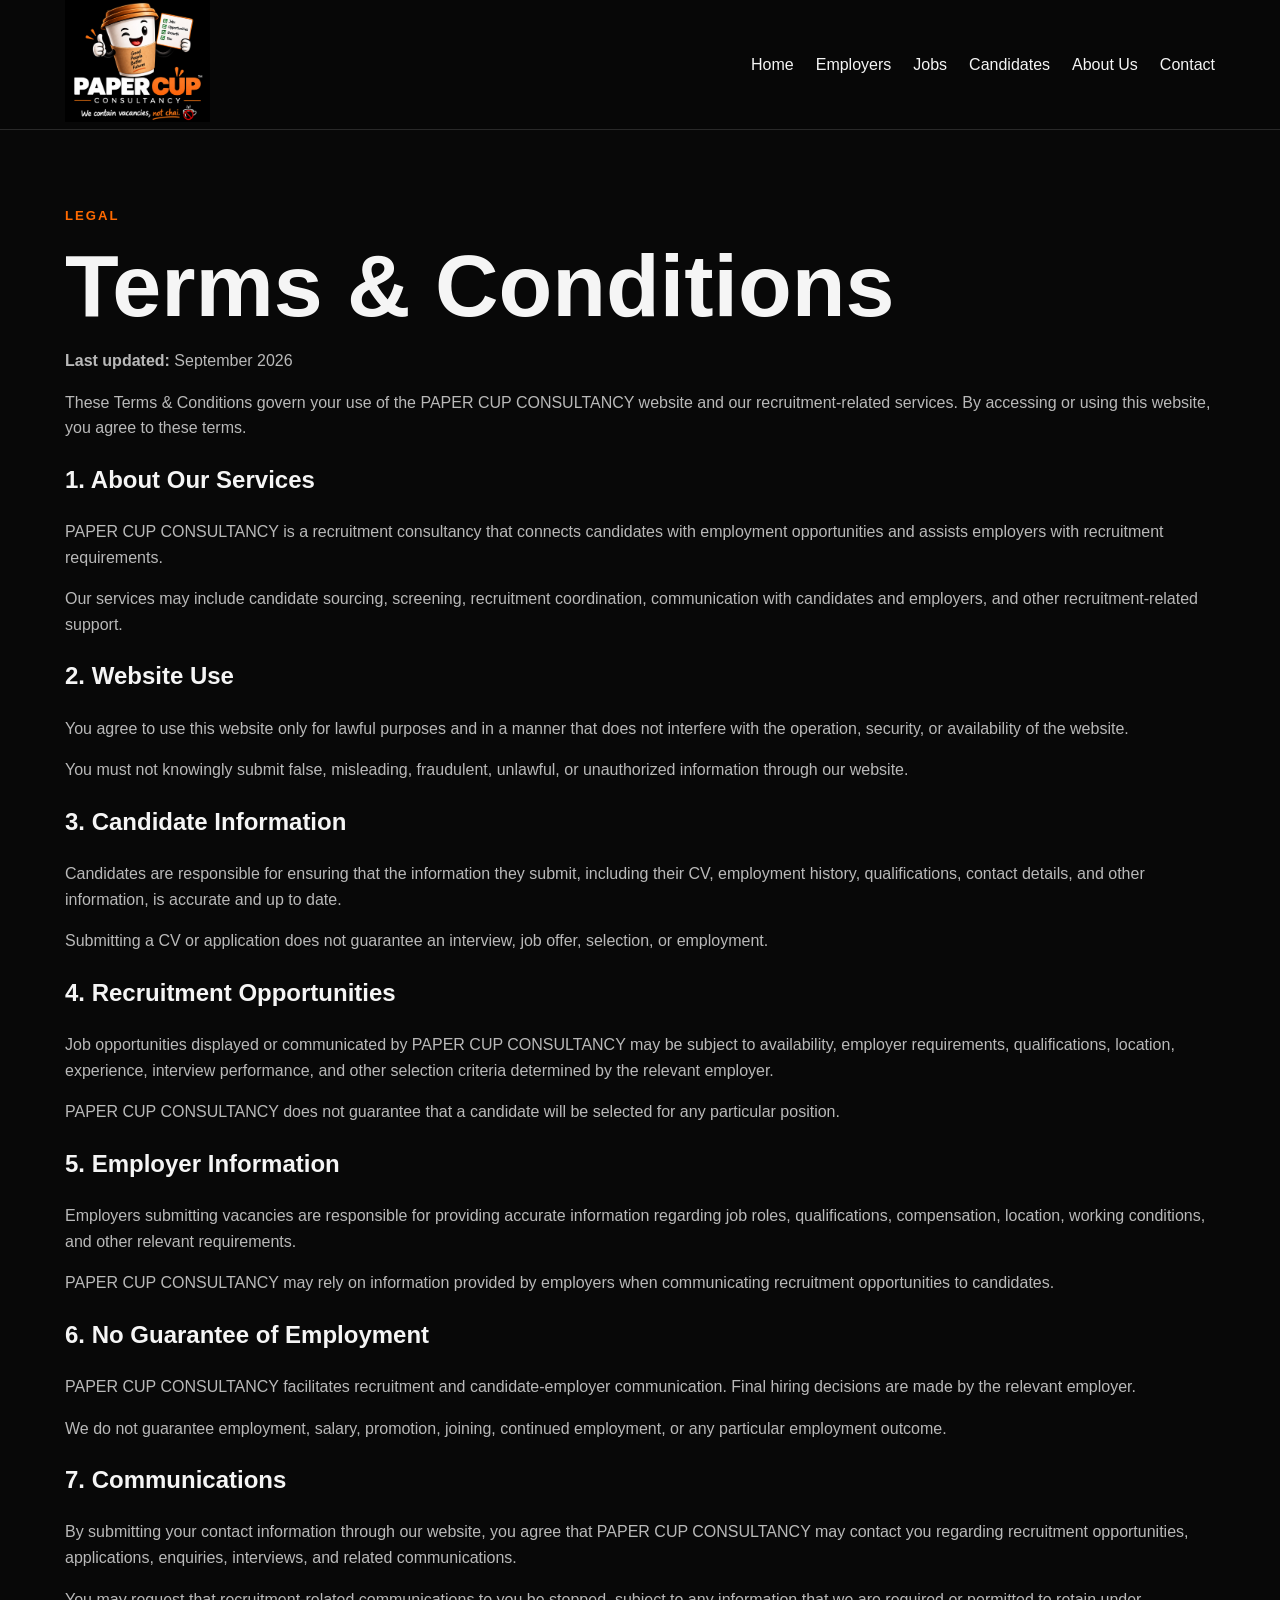
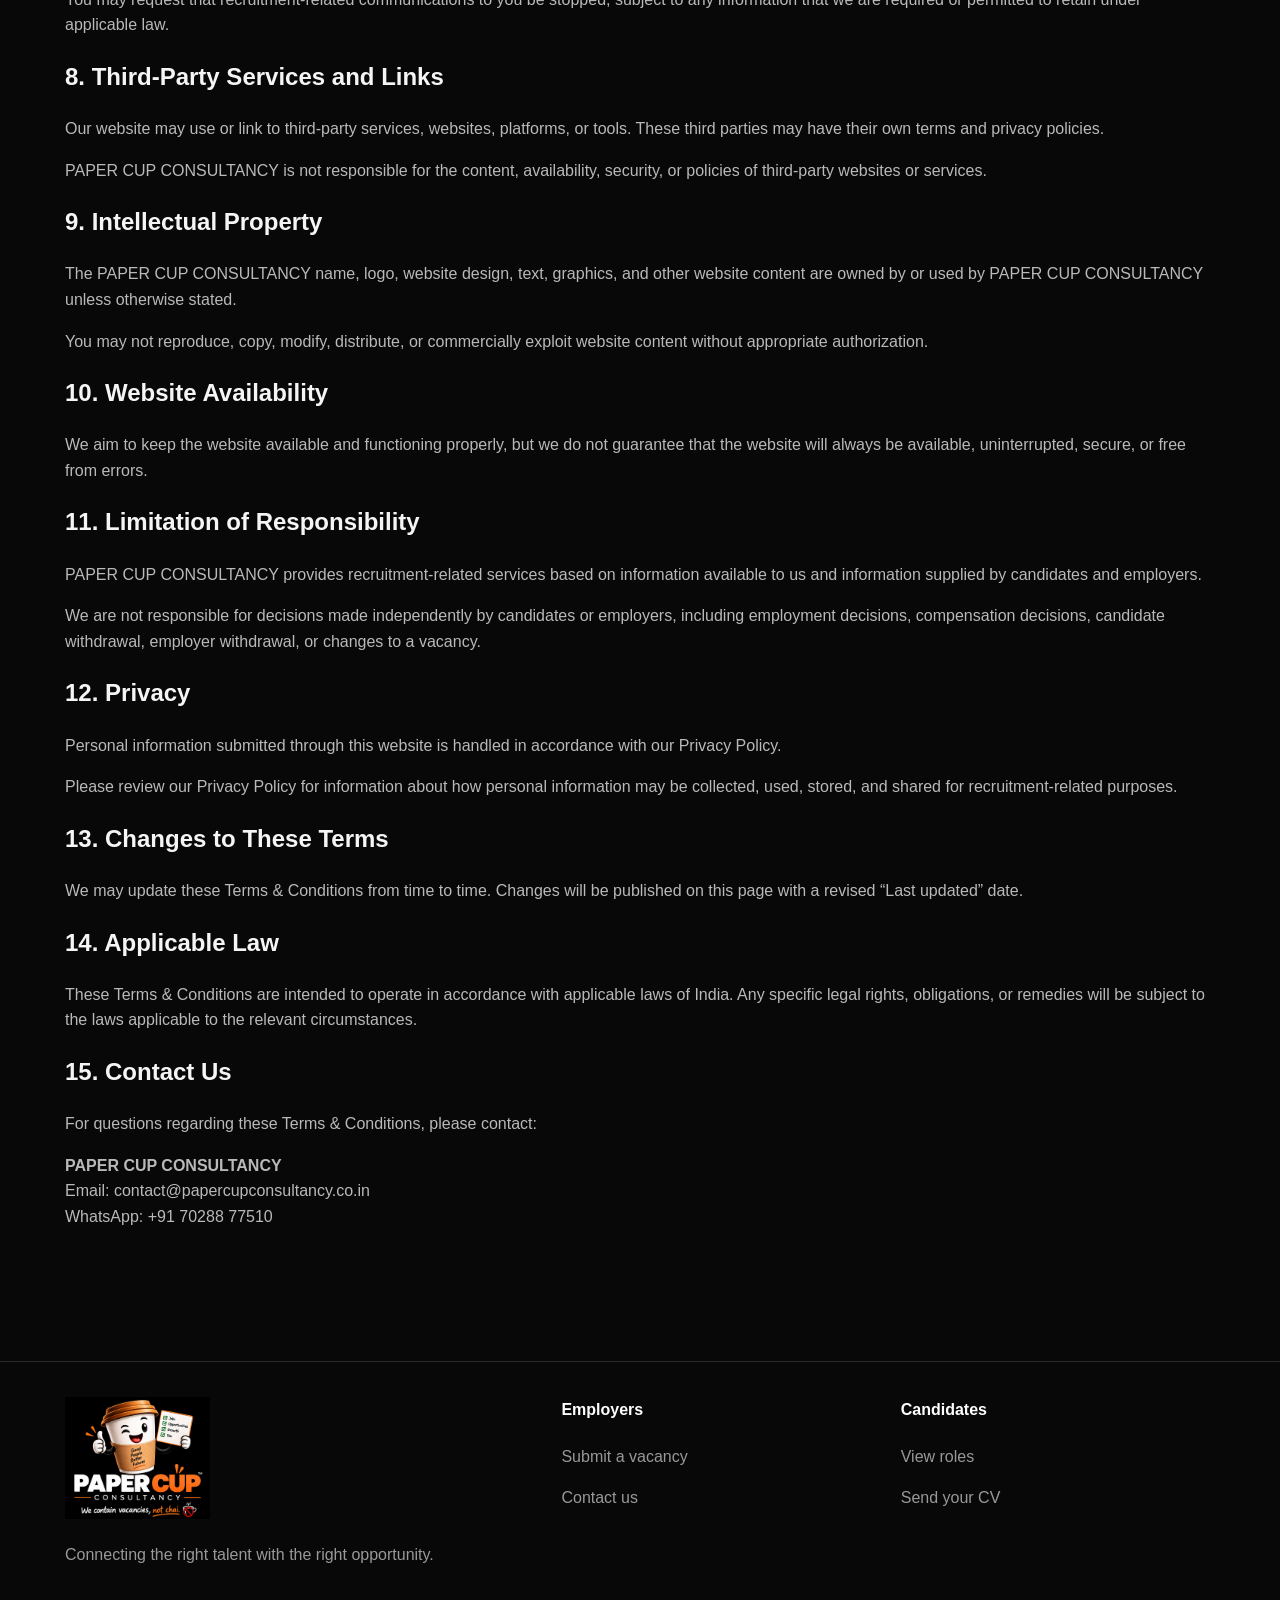
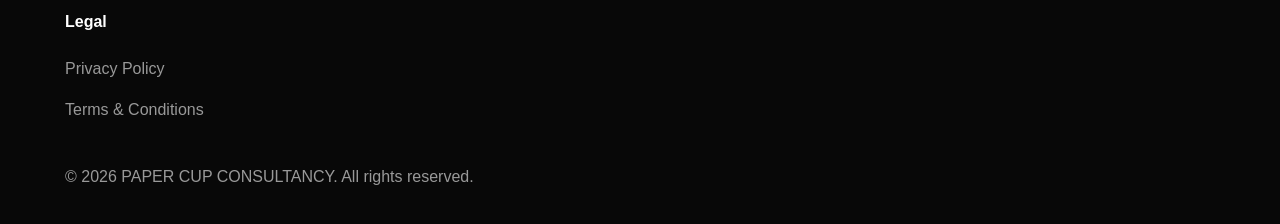
<file: terms-and-conditions.html>
<!doctype html>
<html>
<head>
<meta charset="utf-8">
<meta name="viewport" content="width=device-width,initial-scale=1">
<title>Terms & Conditions | PAPER CUP CONSULTANCY</title>
<link rel="stylesheet" href="style.css">
</head>

<body>

<header>
<div class="wrap nav">
<a href="index.html">
<img class="logo" src="logo.png" alt="PAPER CUP CONSULTANCY">
</a>

<button class="menu" onclick="menu()">☰</button>

<nav class="links">
<a href="index.html">Home</a>
<a href="employers.html">Employers</a>
<a href="jobs.html">Jobs</a>
<a href="candidates.html">Candidates</a>
<a href="about.html">About Us</a>
<a href="contact.html">Contact</a>
</nav>
</div>
</header>

<main>
<section class="page">
<div class="wrap">

<div class="k">Legal</div>
<h1>Terms & Conditions</h1>

<p><strong>Last updated:</strong> September 2026</p>

<p>
These Terms & Conditions govern your use of the PAPER CUP CONSULTANCY
website and our recruitment-related services. By accessing or using this
website, you agree to these terms.
</p>

<h2>1. About Our Services</h2>

<p>
PAPER CUP CONSULTANCY is a recruitment consultancy that connects
candidates with employment opportunities and assists employers with
recruitment requirements.
</p>

<p>
Our services may include candidate sourcing, screening, recruitment
coordination, communication with candidates and employers, and other
recruitment-related support.
</p>

<h2>2. Website Use</h2>

<p>
You agree to use this website only for lawful purposes and in a manner
that does not interfere with the operation, security, or availability of
the website.
</p>

<p>
You must not knowingly submit false, misleading, fraudulent, unlawful,
or unauthorized information through our website.
</p>

<h2>3. Candidate Information</h2>

<p>
Candidates are responsible for ensuring that the information they submit,
including their CV, employment history, qualifications, contact details,
and other information, is accurate and up to date.
</p>

<p>
Submitting a CV or application does not guarantee an interview, job offer,
selection, or employment.
</p>

<h2>4. Recruitment Opportunities</h2>

<p>
Job opportunities displayed or communicated by PAPER CUP CONSULTANCY may
be subject to availability, employer requirements, qualifications,
location, experience, interview performance, and other selection
criteria determined by the relevant employer.
</p>

<p>
PAPER CUP CONSULTANCY does not guarantee that a candidate will be
selected for any particular position.
</p>

<h2>5. Employer Information</h2>

<p>
Employers submitting vacancies are responsible for providing accurate
information regarding job roles, qualifications, compensation, location,
working conditions, and other relevant requirements.
</p>

<p>
PAPER CUP CONSULTANCY may rely on information provided by employers when
communicating recruitment opportunities to candidates.
</p>

<h2>6. No Guarantee of Employment</h2>

<p>
PAPER CUP CONSULTANCY facilitates recruitment and candidate-employer
communication. Final hiring decisions are made by the relevant employer.
</p>

<p>
We do not guarantee employment, salary, promotion, joining, continued
employment, or any particular employment outcome.
</p>

<h2>7. Communications</h2>

<p>
By submitting your contact information through our website, you agree
that PAPER CUP CONSULTANCY may contact you regarding recruitment
opportunities, applications, enquiries, interviews, and related
communications.
</p>

<p>
You may request that recruitment-related communications to you be
stopped, subject to any information that we are required or permitted to
retain under applicable law.
</p>

<h2>8. Third-Party Services and Links</h2>

<p>
Our website may use or link to third-party services, websites, platforms,
or tools. These third parties may have their own terms and privacy
policies.
</p>

<p>
PAPER CUP CONSULTANCY is not responsible for the content, availability,
security, or policies of third-party websites or services.
</p>

<h2>9. Intellectual Property</h2>

<p>
The PAPER CUP CONSULTANCY name, logo, website design, text, graphics, and
other website content are owned by or used by PAPER CUP CONSULTANCY
unless otherwise stated.
</p>

<p>
You may not reproduce, copy, modify, distribute, or commercially exploit
website content without appropriate authorization.
</p>

<h2>10. Website Availability</h2>

<p>
We aim to keep the website available and functioning properly, but we do
not guarantee that the website will always be available, uninterrupted,
secure, or free from errors.
</p>

<h2>11. Limitation of Responsibility</h2>

<p>
PAPER CUP CONSULTANCY provides recruitment-related services based on
information available to us and information supplied by candidates and
employers.
</p>

<p>
We are not responsible for decisions made independently by candidates or
employers, including employment decisions, compensation decisions,
candidate withdrawal, employer withdrawal, or changes to a vacancy.
</p>

<h2>12. Privacy</h2>

<p>
Personal information submitted through this website is handled in
accordance with our Privacy Policy.
</p>

<p>
Please review our
<a href="privacy-policy.html">Privacy Policy</a>
for information about how personal information may be collected, used,
stored, and shared for recruitment-related purposes.
</p>

<h2>13. Changes to These Terms</h2>

<p>
We may update these Terms & Conditions from time to time. Changes will be
published on this page with a revised “Last updated” date.
</p>

<h2>14. Applicable Law</h2>

<p>
These Terms & Conditions are intended to operate in accordance with
applicable laws of India. Any specific legal rights, obligations, or
remedies will be subject to the laws applicable to the relevant
circumstances.
</p>

<h2>15. Contact Us</h2>

<p>
For questions regarding these Terms & Conditions, please contact:
</p>

<p>
<strong>PAPER CUP CONSULTANCY</strong><br>
Email:
<a href="mailto:contact@papercupconsultancy.co.in">
contact@papercupconsultancy.co.in
</a><br>
WhatsApp:
<a href="https://wa.me/917028877510">
+91 70288 77510
</a>
</p>

</div>
</section>
</main>

<footer>
<div class="wrap foot">

<div>
<img class="logo" src="logo.png" alt="PAPER CUP CONSULTANCY">
<p>Connecting the right talent with the right opportunity.</p>
</div>

<div>
<h4>Employers</h4>
<p><a href="employers.html">Submit a vacancy</a></p>
<p><a href="contact.html">Contact us</a></p>
</div>

<div>
<h4>Candidates</h4>
<p><a href="jobs.html">View roles</a></p>
<p><a href="candidates.html">Send your CV</a></p>
</div>

<div>
<h4>Legal</h4>
<p><a href="privacy-policy.html">Privacy Policy</a></p>
<p><a href="terms-and-conditions.html">Terms & Conditions</a></p>
</div>

</div>

<div class="wrap" style="margin-top:25px">
© 2026 PAPER CUP CONSULTANCY. All rights reserved.
</div>
</footer>

<script src="script.js"></script>

</body>
</html>
</file>
<file: style.css>
*{box-sizing:border-box}body{margin:0;background:#080808;color:#f5f5f5;font:16px Arial,sans-serif;line-height:1.6}a{color:inherit;text-decoration:none}.wrap{max-width:1150px;width:92%;margin:auto}header{position:sticky;top:0;background:#080808ee;border-bottom:1px solid #292929;z-index:5}.nav{min-height:75px;display:flex;align-items:center;justify-content:space-between}.logo{width:145px}.links{display:flex;gap:22px}.links a:hover,.links .on{color:#ff6a00}.menu{display:none;background:#111;color:white;border:1px solid #444;border-radius:8px;padding:8px 11px}.hero,.page{padding:75px 0}.hero h1,.page h1{font-size:clamp(2.6rem,7vw,5.5rem);line-height:1.03;margin:15px 0}.hero h1 span{color:#ff6a00}.k{color:#ff6a00;font-weight:bold;letter-spacing:2px;text-transform:uppercase;font-size:.82rem}.lead,.page>div>p,.card p,.box p{color:#b9b9b9}.buttons{display:flex;gap:12px;flex-wrap:wrap;margin-top:25px}.btn{padding:13px 20px;border-radius:8px;font-weight:bold;border:1px solid #eee;display:inline-block}.primary{background:#ff6a00;color:#080808;border-color:#ff6a00}.wa{border-color:#25c56f;color:#25c56f}.grid{display:grid;grid-template-columns:repeat(3,1fr);gap:18px;margin-top:30px}.grid.two{grid-template-columns:repeat(2,1fr)}.card,.box{background:#111;border:1px solid #292929;border-radius:15px;padding:25px}.num{color:#ff6a00;font-weight:bold}.step{display:flex;gap:16px;border-bottom:1px solid #292929;padding:20px 0}.step:last-child{border:0}.circle{min-width:42px;height:42px;border:1px solid #ff6a00;border-radius:50%;display:grid;place-items:center;color:#ff6a00;font-weight:bold}.form{margin-top:25px}.fields{display:grid;grid-template-columns:1fr 1fr;gap:15px}.full{grid-column:1/-1}.field{display:flex;flex-direction:column;gap:7px}input,select,textarea{background:#090909;color:white;border:1px solid #3a3a3a;border-radius:7px;padding:12px;font:inherit}textarea{min-height:130px}footer{border-top:1px solid #292929;padding:35px 0;margin-top:40px;color:#999}.foot{display:grid;grid-template-columns:1.5fr 1fr 1fr;gap:25px}.foot h4{color:#fff;margin-top:0}.empty{text-align:center;border:1px dashed #444;border-radius:15px;padding:45px}li{margin:10px 0}li::marker{color:#25c56f}@media(max-width:760px){.links{display:none;position:absolute;top:75px;left:4%;right:4%;background:#0d0d0d;padding:12px;flex-direction:column}.links.open{display:flex}.menu{display:block}.grid,.grid.two,.foot,.fields{grid-template-columns:1fr}.full{grid-column:auto}.hero,.page{padding:55px 0}.logo{width:120px}}
</file>
